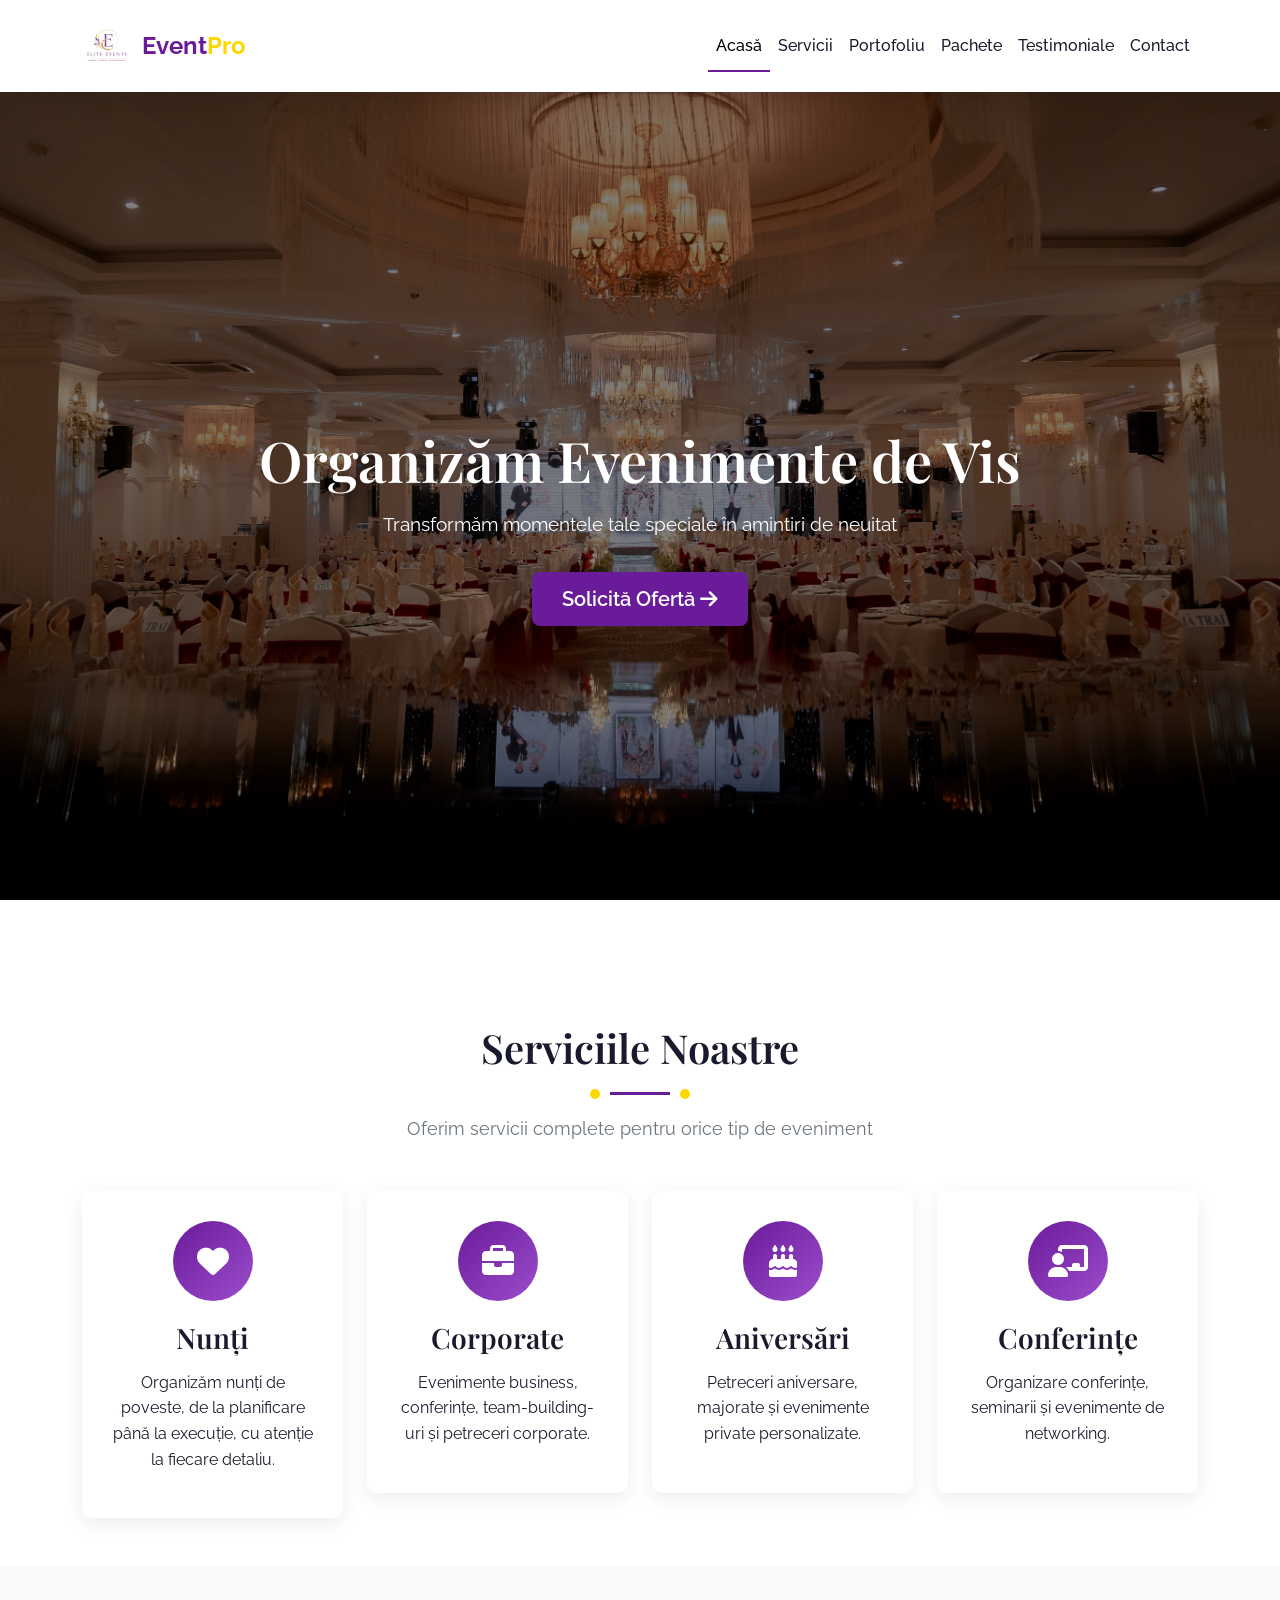
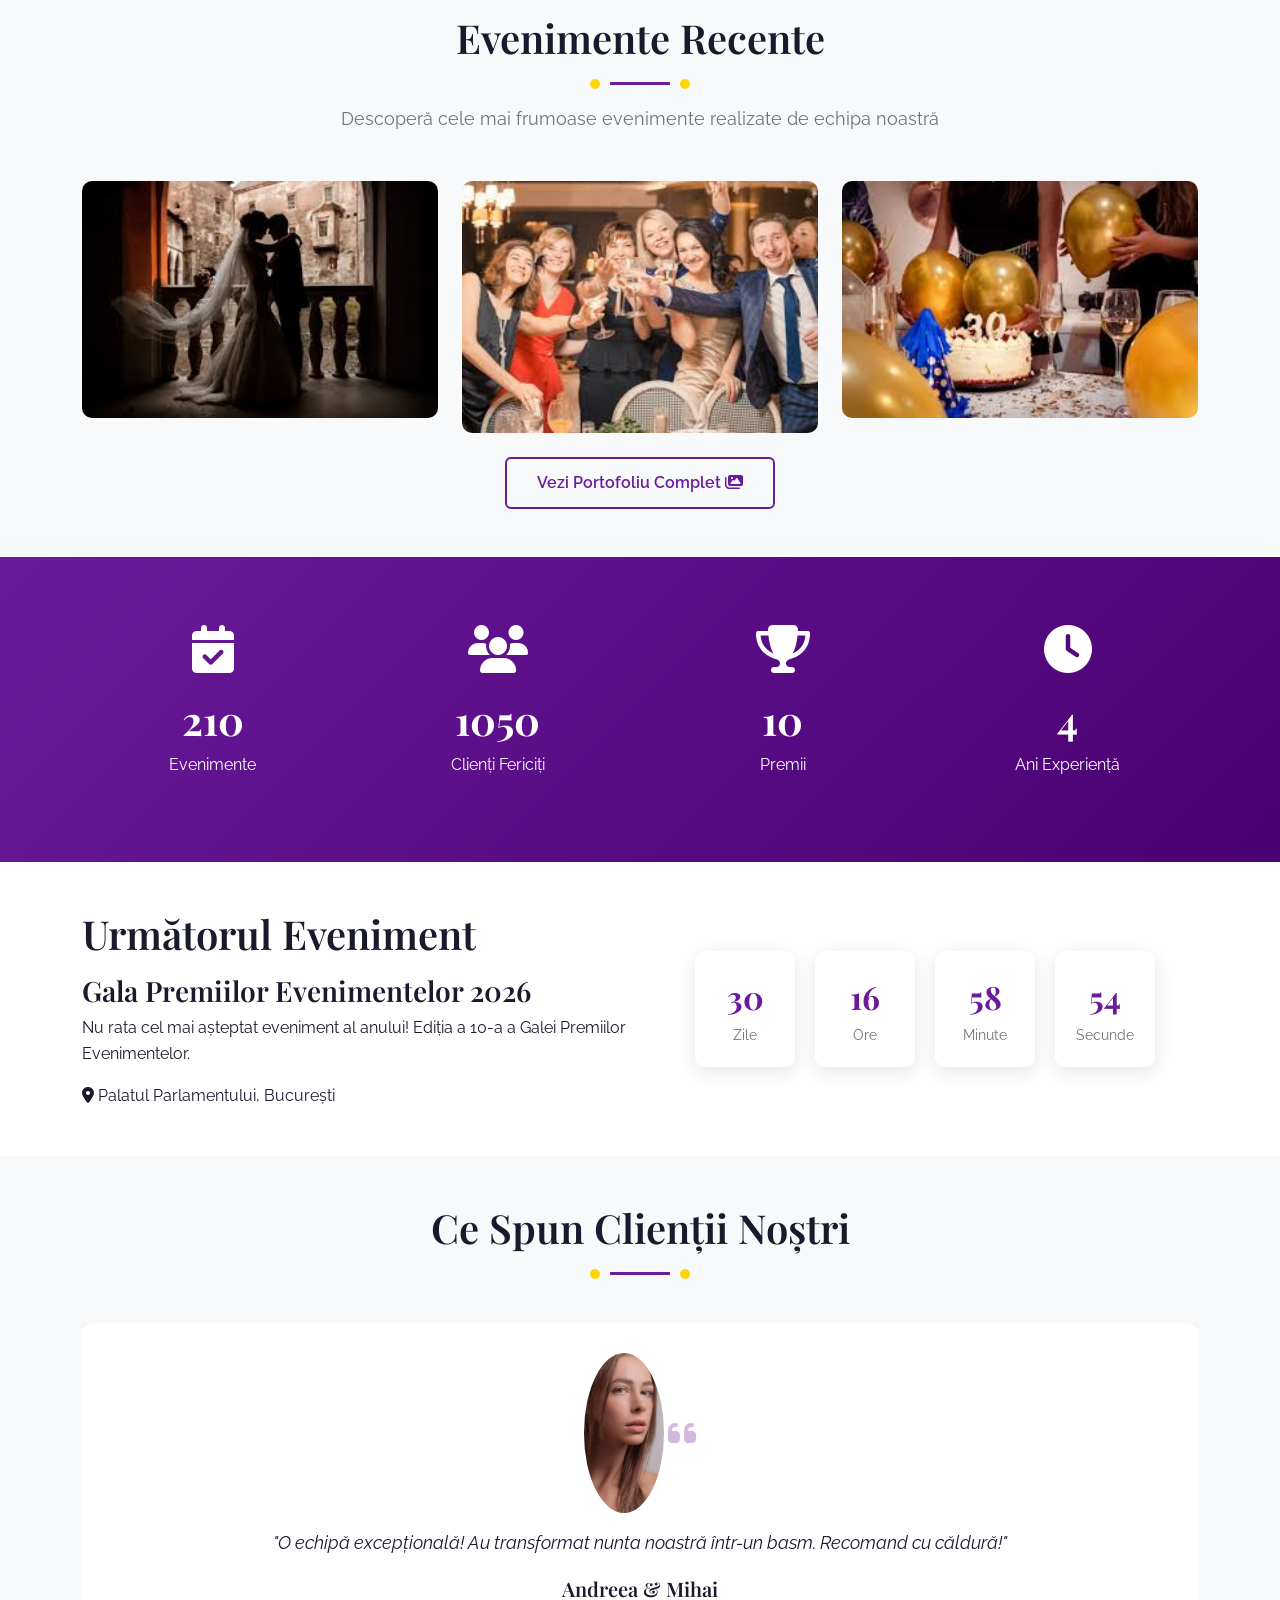
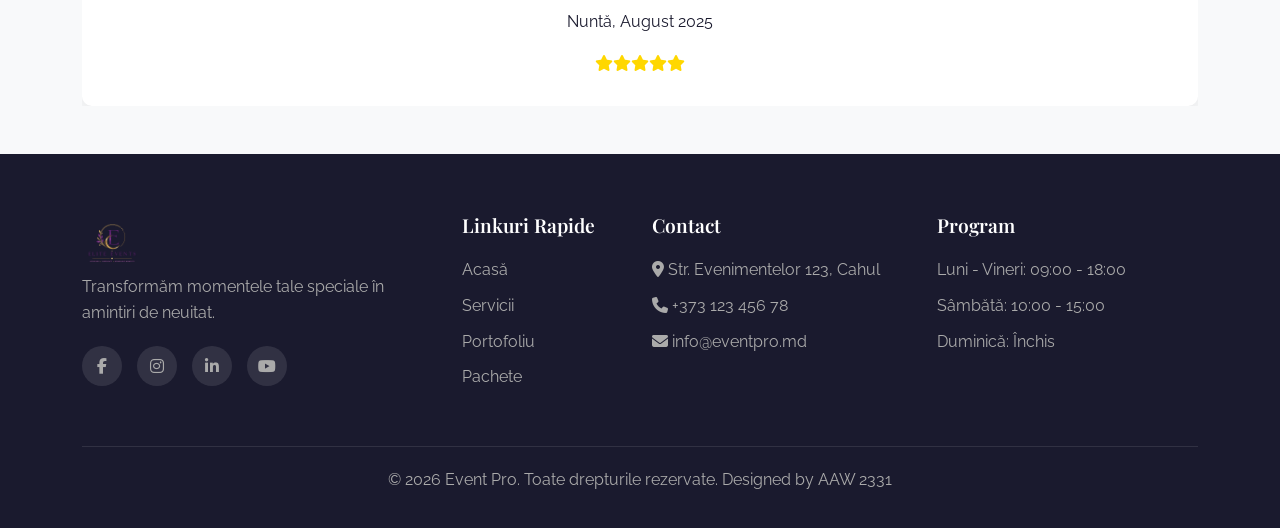
<file: index.html>
<!DOCTYPE html>
<html lang="ro">
<head>
    <meta charset="UTF-8">
    <meta name="viewport" content="width=device-width, initial-scale=1.0">
    <title>Event Pro | Organizare Evenimente Premium</title>
    <meta name="description" content="Event Pro - organizare evenimente de vis. Nunți, corporate, aniversări și conferințe la cel mai înalt nivel.">
    
    <link href="https://cdn.jsdelivr.net/npm/bootstrap@5.3.0/dist/css/bootstrap.min.css" rel="stylesheet">
    <link rel="stylesheet" href="https://cdnjs.cloudflare.com/ajax/libs/font-awesome/6.4.0/css/all.min.css">
    <link href="https://fonts.googleapis.com/css2?family=Playfair+Display:wght@400;500;600;700;800;900&family=Raleway:wght@300;400;500;600;700&display=swap" rel="stylesheet">
    <link rel="stylesheet" href="css/style.css">
    <link rel="icon" href="favicon.ico">
</head>
<body>

    <!-- Navigation Bar -->
    <nav class="navbar navbar-expand-lg fixed-top">
        <div class="container">
            <a class="navbar-brand" href="index.html">
                <img src="img/hero/EventPro.png" alt="Event Pro Logo" height="50">
                <span class="brand-text">Event<span class="accent">Pro</span></span>
            </a>
            <button class="navbar-toggler" type="button" data-bs-toggle="collapse" data-bs-target="#navbarNav">
                <span class="navbar-toggler-icon"></span>
            </button>
            <div class="collapse navbar-collapse" id="navbarNav">
                <ul class="navbar-nav ms-auto">
                    <li class="nav-item"><a class="nav-link active" href="index.html">Acasă</a></li>
                    <li class="nav-item"><a class="nav-link" href="services.html">Servicii</a></li>
                    <li class="nav-item"><a class="nav-link" href="portfolio.html">Portofoliu</a></li>
                    <li class="nav-item"><a class="nav-link" href="packages.html">Pachete</a></li>
                    <li class="nav-item"><a class="nav-link" href="testimonials.html">Testimoniale</a></li>
                    <li class="nav-item"><a class="nav-link" href="contact.html">Contact</a></li>
                </ul>
            </div>
        </div>
    </nav>

    <!-- Hero Section -->
    <section class="hero">
        <div class="hero-overlay"></div>
        <div class="container hero-content">
            <h1>Organizăm Evenimente de Vis</h1>
            <p>Transformăm momentele tale speciale în amintiri de neuitat</p>
            <a href="contact.html" class="btn btn-primary btn-lg">Solicită Ofertă <i class="fas fa-arrow-right"></i></a>
        </div>
    </section>

    <!-- Services Section -->
    <section class="services py-5">
        <div class="container">
            <div class="text-center mb-5">
                <h2>Serviciile Noastre</h2>
                <div class="divider"></div>
                <p class="section-subtitle">Oferim servicii complete pentru orice tip de eveniment</p>
            </div>
            <div class="row g-4">
                <div class="col-md-6 col-lg-3">
                    <div class="service-card">
                        <div class="service-icon">
                            <i class="fas fa-heart"></i>
                        </div>
                        <h3>Nunți</h3>
                        <p>Organizăm nunți de poveste, de la planificare până la execuție, cu atenție la fiecare detaliu.</p>
                    </div>
                </div>
                <div class="col-md-6 col-lg-3">
                    <div class="service-card">
                        <div class="service-icon">
                            <i class="fas fa-briefcase"></i>
                        </div>
                        <h3>Corporate</h3>
                        <p>Evenimente business, conferințe, team-building-uri și petreceri corporate.</p>
                    </div>
                </div>
                <div class="col-md-6 col-lg-3">
                    <div class="service-card">
                        <div class="service-icon">
                            <i class="fas fa-birthday-cake"></i>
                        </div>
                        <h3>Aniversări</h3>
                        <p>Petreceri aniversare, majorate și evenimente private personalizate.</p>
                    </div>
                </div>
                <div class="col-md-6 col-lg-3">
                    <div class="service-card">
                        <div class="service-icon">
                            <i class="fas fa-chalkboard-user"></i>
                        </div>
                        <h3>Conferințe</h3>
                        <p>Organizare conferințe, seminarii și evenimente de networking.</p>
                    </div>
                </div>
            </div>
        </div>
    </section>

    <!-- Portfolio Section -->
    <section class="portfolio-preview py-5 bg-light">
        <div class="container">
            <div class="text-center mb-5">
                <h2>Evenimente Recente</h2>
                <div class="divider"></div>
                <p class="section-subtitle">Descoperă cele mai frumoase evenimente realizate de echipa noastră</p>
            </div>
            <div class="row g-4">
                <div class="col-md-4">
                    <div class="portfolio-card">
                        <img src="img/hero/services/portfolio/team/events/Nunta.jpg" alt="Nuntă de vis" class="img-fluid">
                        <div class="portfolio-overlay">
                            <h4>Nuntă Regală</h4>
                            <p>150 invitați · Castel</p>
                        </div>
                    </div>
                </div>
                <div class="col-md-4">
                    <div class="portfolio-card">
                        <img src="img/hero/services/portfolio/team/events/Corporat.jpg" alt="Conferință corporate" class="img-fluid">
                        <div class="portfolio-overlay">
                            <h4>Gala Corporate</h4>
                            <p>300 invitați · Hotel 5*</p>
                        </div>
                    </div>
                </div>
                <div class="col-md-4">
                    <div class="portfolio-card">
                        <img src="img/hero/services/portfolio/team/events/Aniversare.jpg" class="img-fluid">
                        <div class="portfolio-overlay">
                            <h4>Majorat de Vis</h4>
                            <p>80 invitați · Restaurant</p>
                        </div>
                    </div>
                </div>
            </div>
            <div class="text-center mt-4">
                <a href="portfolio.html" class="btn btn-outline-primary">Vezi Portofoliu Complet <i class="fas fa-images"></i></a>
            </div>
        </div>
    </section>

    <!-- Counter Section -->
    <section class="counters py-5">
        <div class="container">
            <div class="row g-4 text-center">
                <div class="col-md-3 col-6">
                    <div class="counter-box">
                        <i class="fas fa-calendar-check"></i>
                        <div class="counter-number" data-target="500">0</div>
                        <p>Evenimente</p>
                    </div>
                </div>
                <div class="col-md-3 col-6">
                    <div class="counter-box">
                        <i class="fas fa-users"></i>
                        <div class="counter-number" data-target="2500">0</div>
                        <p>Clienți Fericiți</p>
                    </div>
                </div>
                <div class="col-md-3 col-6">
                    <div class="counter-box">
                        <i class="fas fa-trophy"></i>
                        <div class="counter-number" data-target="25">0</div>
                        <p>Premii</p>
                    </div>
                </div>
                <div class="col-md-3 col-6">
                    <div class="counter-box">
                        <i class="fas fa-clock"></i>
                        <div class="counter-number" data-target="10">0</div>
                        <p>Ani Experiență</p>
                    </div>
                </div>
            </div>
        </div>
    </section>

    <!-- Countdown Section -->
    <section class="countdown-section py-5">
        <div class="container">
            <div class="row align-items-center">
                <div class="col-lg-6">
                    <h2>Următorul Eveniment</h2>
                    <h3>Gala Premiilor Evenimentelor 2026</h3>
                    <p>Nu rata cel mai așteptat eveniment al anului! Ediția a 10-a a Galei Premiilor Evenimentelor.</p>
                    <div class="location-info">
                        <i class="fas fa-map-marker-alt"></i> Palatul Parlamentului, București
                    </div>
                </div>
                <div class="col-lg-6">
                    <div id="countdown" class="countdown-timer">
                        <div class="countdown-item"><span id="days">00</span><span>Zile</span></div>
                        <div class="countdown-item"><span id="hours">00</span><span>Ore</span></div>
                        <div class="countdown-item"><span id="minutes">00</span><span>Minute</span></div>
                        <div class="countdown-item"><span id="seconds">00</span><span>Secunde</span></div>
                    </div>
                </div>
            </div>
        </div>
    </section>

    <!-- Testimonials Slider -->
    <section class="testimonials-slider py-5 bg-light">
        <div class="container">
            <div class="text-center mb-5">
                <h2>Ce Spun Clienții Noștri</h2>
                <div class="divider"></div>
            </div>
            <div id="testimonialCarousel" class="carousel slide" data-bs-ride="carousel">
                <div class="carousel-inner">
                    <div class="carousel-item active">
                        <div class="testimonial-card text-center">
                            <img src="img/hero/services/portfolio/Clienta1.jpg" alt="Client" class="rounded-circle mb-3" width="80">
                            <i class="fas fa-quote-left quote-icon"></i>
                            <p class="testimonial-text">"O echipă excepțională! Au transformat nunta noastră într-un basm. Recomand cu căldură!"</p>
                            <h5>Andreea & Mihai</h5>
                            <p class="event-type">Nuntă, August 2025</p>
                            <div class="rating">
                                <i class="fas fa-star"></i><i class="fas fa-star"></i><i class="fas fa-star"></i><i class="fas fa-star"></i><i class="fas fa-star"></i>
                            </div>
                        </div>
                    </div>
                    <div class="carousel-item">
                        <div class="testimonial-card text-center">
                            <img src="img/hero/services/portfolio/Clienta2.jpg" alt="Client" class="rounded-circle mb-3" width="80">
                            <i class="fas fa-quote-left quote-icon"></i>
                            <p class="testimonial-text">"Profesionalism și creativitate! Conferința noastră a fost un succes total."</p>
                            <h5>Maria Popescu</h5>
                            <p class="event-type">Conferință, Octombrie 2025</p>
                            <div class="rating">
                                <i class="fas fa-star"></i><i class="fas fa-star"></i><i class="fas fa-star"></i><i class="fas fa-star"></i><i class="fas fa-star"></i>
                            </div>
                        </div>
                    </div>
                </div>
                <button class="carousel-control-prev" type="button" data-bs-target="#testimonialCarousel" data-bs-slide="prev">
                    <span class="carousel-control-prev-icon"></span>
                </button>
                <button class="carousel-control-next" type="button" data-bs-target="#testimonialCarousel" data-bs-slide="next">
                    <span class="carousel-control-next-icon"></span>
                </button>
            </div>
        </div>
    </section>

    <!-- Footer -->
    <footer class="footer">
        <div class="container">
            <div class="row g-4">
                <div class="col-lg-4">
                    <div class="footer-logo">
                        <img src="img/hero/EventPro.png" alt="Event Pro" height="60">
                        <p>Transformăm momentele tale speciale în amintiri de neuitat.</p>
                    </div>
                    <div class="social-links">
                        <a href="#"><i class="fab fa-facebook-f"></i></a>
                        <a href="#"><i class="fab fa-instagram"></i></a>
                        <a href="#"><i class="fab fa-linkedin-in"></i></a>
                        <a href="#"><i class="fab fa-youtube"></i></a>
                    </div>
                </div>
                <div class="col-lg-2">
                    <h4>Linkuri Rapide</h4>
                    <ul>
                        <li><a href="index.html">Acasă</a></li>
                        <li><a href="services.html">Servicii</a></li>
                        <li><a href="portfolio.html">Portofoliu</a></li>
                        <li><a href="packages.html">Pachete</a></li>
                    </ul>
                </div>
                <div class="col-lg-3">
                    <h4>Contact</h4>
                    <ul class="contact-info">
                        <li><i class="fas fa-map-marker-alt"></i> Str. Evenimentelor 123, Cahul</li>
                        <li><i class="fas fa-phone"></i> +373 123 456 78</li>
                        <li><i class="fas fa-envelope"></i> info@eventpro.md</li>
                    </ul>
                </div>
                <div class="col-lg-3">
                    <h4>Program</h4>
                    <ul>
                        <li>Luni - Vineri: 09:00 - 18:00</li>
                        <li>Sâmbătă: 10:00 - 15:00</li>
                        <li>Duminică: Închis</li>
                    </ul>
                </div>
            </div>
            <div class="footer-bottom">
                <p>&copy; 2026 Event Pro. Toate drepturile rezervate. Designed by AAW 2331</p>
            </div>
        </div>
    </footer>

    <!-- Back to Top Button -->
    <button id="backToTop" class="back-to-top"><i class="fas fa-arrow-up"></i></button>

    <!-- Scripts -->
    <script src="https://cdn.jsdelivr.net/npm/bootstrap@5.3.0/dist/js/bootstrap.bundle.min.js"></script>
    <script src="js/main.js"></script>
    <script src="js/countdown.js"></script>
</body>
</html>
</file>
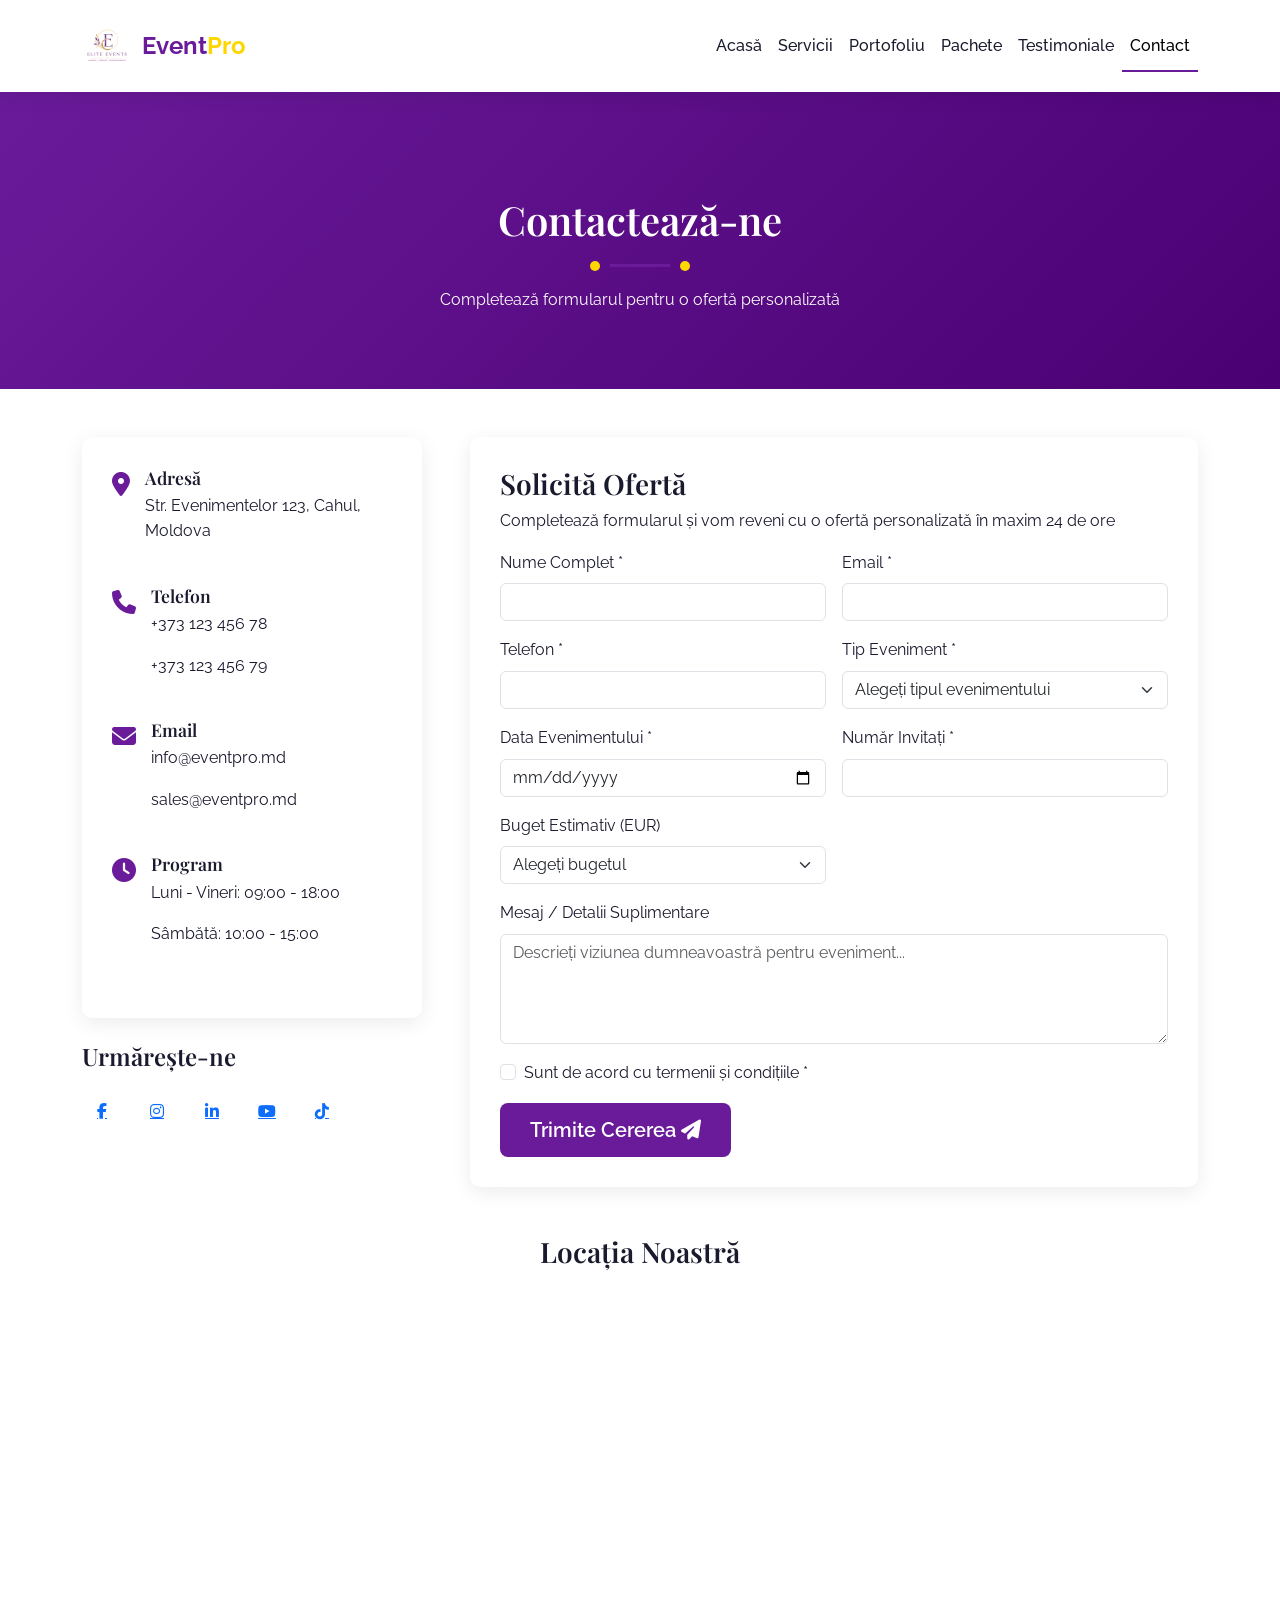
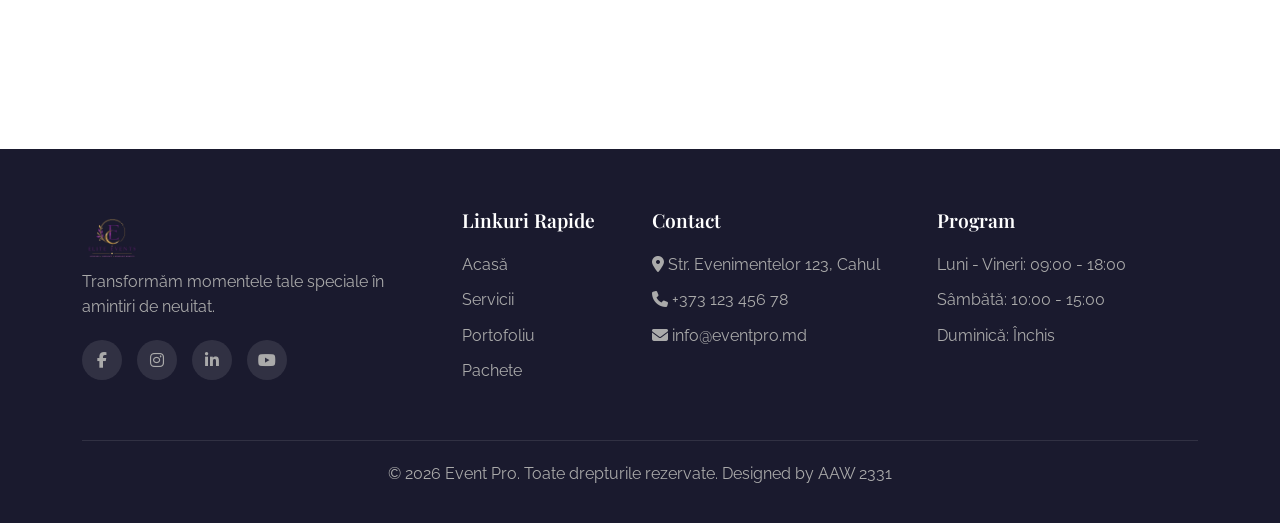
<file: contact.html>
<!DOCTYPE html>
<html lang="ro">
<head>
    <meta charset="UTF-8">
    <meta name="viewport" content="width=device-width, initial-scale=1.0">
    <title>Contact | Event Pro - Solicită Ofertă Eveniment</title>
    <meta name="description" content="Contactează Event Pro pentru o consultație gratuită. Completează formularul pentru o ofertă personalizată pentru evenimentul tău.">
    
    <link href="https://cdn.jsdelivr.net/npm/bootstrap@5.3.0/dist/css/bootstrap.min.css" rel="stylesheet">
    <link rel="stylesheet" href="https://cdnjs.cloudflare.com/ajax/libs/font-awesome/6.4.0/css/all.min.css">
    <link href="https://fonts.googleapis.com/css2?family=Playfair+Display:wght@400;500;600;700;800;900&family=Raleway:wght@300;400;500;600;700&display=swap" rel="stylesheet">
    <link rel="stylesheet" href="css/style.css">
    <link rel="icon" href="favicon.ico">
</head>
<body>

    <nav class="navbar navbar-expand-lg fixed-top">
        <div class="container">
            <a class="navbar-brand" href="index.html">
                <img src="img/hero/EventPro.png" alt="Event Pro Logo" height="50">
                <span class="brand-text">Event<span class="accent">Pro</span></span>
            </a>
            <button class="navbar-toggler" type="button" data-bs-toggle="collapse" data-bs-target="#navbarNav">
                <span class="navbar-toggler-icon"></span>
            </button>
            <div class="collapse navbar-collapse" id="navbarNav">
                <ul class="navbar-nav ms-auto">
                    <li class="nav-item"><a class="nav-link" href="index.html">Acasă</a></li>
                    <li class="nav-item"><a class="nav-link" href="services.html">Servicii</a></li>
                    <li class="nav-item"><a class="nav-link" href="portfolio.html">Portofoliu</a></li>
                    <li class="nav-item"><a class="nav-link" href="packages.html">Pachete</a></li>
                    <li class="nav-item"><a class="nav-link" href="testimonials.html">Testimoniale</a></li>
                    <li class="nav-item"><a class="nav-link active" href="contact.html">Contact</a></li>
                </ul>
            </div>
        </div>
    </nav>

    <section class="page-header">
        <div class="container">
            <h1>Contactează-ne</h1>
            <div class="divider"></div>
            <p>Completează formularul pentru o ofertă personalizată</p>
        </div>
    </section>

    <section class="contact-section py-5">
        <div class="container">
            <div class="row g-5">
                <!-- Contact Info -->
                <div class="col-lg-4">
                    <div class="contact-info-box">
                        <div class="contact-info-item">
                            <i class="fas fa-map-marker-alt"></i>
                            <div>
                                <h4>Adresă</h4>
                                <p>Str. Evenimentelor 123, Cahul, Moldova</p>
                            </div>
                        </div>
                        <div class="contact-info-item">
                            <i class="fas fa-phone"></i>
                            <div>
                                <h4>Telefon</h4>
                                <p>+373 123 456 78</p>
                                <p>+373 123 456 79</p>
                            </div>
                        </div>
                        <div class="contact-info-item">
                            <i class="fas fa-envelope"></i>
                            <div>
                                <h4>Email</h4>
                                <p>info@eventpro.md</p>
                                <p>sales@eventpro.md</p>
                            </div>
                        </div>
                        <div class="contact-info-item">
                            <i class="fas fa-clock"></i>
                            <div>
                                <h4>Program</h4>
                                <p>Luni - Vineri: 09:00 - 18:00</p>
                                <p>Sâmbătă: 10:00 - 15:00</p>
                            </div>
                        </div>
                    </div>

                    <div class="social-media mt-4">
                        <h4>Urmărește-ne</h4>
                        <div class="social-links">
                            <a href="#"><i class="fab fa-facebook-f"></i></a>
                            <a href="#"><i class="fab fa-instagram"></i></a>
                            <a href="#"><i class="fab fa-linkedin-in"></i></a>
                            <a href="#"><i class="fab fa-youtube"></i></a>
                            <a href="#"><i class="fab fa-tiktok"></i></a>
                        </div>
                    </div>
                </div>

                <!-- Contact Form -->
                <div class="col-lg-8">
                    <div class="contact-form-card">
                        <h3>Solicită Ofertă</h3>
                        <p>Completează formularul și vom reveni cu o ofertă personalizată în maxim 24 de ore</p>
                        
                        <form id="quoteForm">
                            <div class="row g-3">
                                <div class="col-md-6">
                                    <label class="form-label">Nume Complet *</label>
                                    <input type="text" class="form-control" id="name" required>
                                    <div class="invalid-feedback">Vă rugăm să introduceți numele dumneavoastră</div>
                                </div>
                                <div class="col-md-6">
                                    <label class="form-label">Email *</label>
                                    <input type="email" class="form-control" id="email" required>
                                    <div class="invalid-feedback">Vă rugăm să introduceți o adresă de email validă</div>
                                </div>
                                <div class="col-md-6">
                                    <label class="form-label">Telefon *</label>
                                    <input type="tel" class="form-control" id="phone" required>
                                    <div class="invalid-feedback">Vă rugăm să introduceți numărul de telefon</div>
                                </div>
                                <div class="col-md-6">
                                    <label class="form-label">Tip Eveniment *</label>
                                    <select class="form-select" id="eventType" required>
                                        <option value="">Alegeți tipul evenimentului</option>
                                        <option value="wedding">Nuntă</option>
                                        <option value="corporate">Eveniment Corporate</option>
                                        <option value="birthday">Aniversare / Majorat</option>
                                        <option value="conference">Conferință</option>
                                        <option value="other">Alt eveniment</option>
                                    </select>
                                    <div class="invalid-feedback">Selectați tipul evenimentului</div>
                                </div>
                                <div class="col-md-6">
                                    <label class="form-label">Data Evenimentului *</label>
                                    <input type="date" class="form-control" id="eventDate" required>
                                    <div class="invalid-feedback">Selectați data evenimentului</div>
                                </div>
                                <div class="col-md-6">
                                    <label class="form-label">Număr Invitați *</label>
                                    <input type="number" class="form-control" id="guests" min="1" required>
                                    <div class="invalid-feedback">Introduceți numărul estimativ de invitați</div>
                                </div>
                                <div class="col-md-6">
                                    <label class="form-label">Buget Estimativ (EUR)</label>
                                    <select class="form-select" id="budget">
                                        <option value="">Alegeți bugetul</option>
                                        <option value="<5000">< €5,000</option>
                                        <option value="5000-10000">€5,000 - €10,000</option>
                                        <option value="10000-20000">€10,000 - €20,000</option>
                                        <option value=">20000">> €20,000</option>
                                    </select>
                                </div>
                                <div class="col-12">
                                    <label class="form-label">Mesaj / Detalii Suplimentare</label>
                                    <textarea class="form-control" id="message" rows="4" placeholder="Descrieți viziunea dumneavoastră pentru eveniment..."></textarea>
                                </div>
                                <div class="col-12">
                                    <div class="form-check">
                                        <input class="form-check-input" type="checkbox" id="terms" required>
                                        <label class="form-check-label">
                                            Sunt de acord cu termenii și condițiile *
                                        </label>
                                        <div class="invalid-feedback">Trebuie să acceptați termenii și condițiile</div>
                                    </div>
                                </div>
                                <div class="col-12">
                                    <button type="submit" class="btn btn-primary btn-lg">Trimite Cererea <i class="fas fa-paper-plane"></i></button>
                                </div>
                            </div>
                        </form>
                        
                        <div id="formSuccess" class="alert alert-success mt-3 d-none">
                            <i class="fas fa-check-circle"></i> Cererea a fost trimisă cu succes! Vom reveni în curând.
                        </div>
                    </div>
                </div>
            </div>

            <!-- Interactive Map -->
            <div class="map-section mt-5">
                <h3 class="text-center mb-4">Locația Noastră</h3>
                <div class="map-container">
                    <iframe 
                        src="https://www.google.com/maps/embed?pb=!1m18!1m12!1m3!1d2765.927327851636!2d28.199524315864044!3d45.904783979106414!2m3!1f0!2f0!3f0!3m2!1i1024!2i768!4f13.1!3m3!1m2!1s0x40b6b1f3a5b1f2f3%3A0x8b2c5a7e1d9f8b3e!2sCahul%2C%20Moldova!5e0!3m2!1sen!2s!4v1700000000000!5m2!1sen!2s" 
                        width="100%" 
                        height="400" 
                        style="border:0;" 
                        allowfullscreen="" 
                        loading="lazy">
                    </iframe>
                </div>
            </div>
        </div>
    </section>

    <footer class="footer">
        <div class="container">
            <div class="row g-4">
                <div class="col-lg-4">
                    <div class="footer-logo">
                        <img src="img/hero/EventPro.png" alt="Event Pro" height="60">
                        <p>Transformăm momentele tale speciale în amintiri de neuitat.</p>
                    </div>
                    <div class="social-links">
                        <a href="#"><i class="fab fa-facebook-f"></i></a>
                        <a href="#"><i class="fab fa-instagram"></i></a>
                        <a href="#"><i class="fab fa-linkedin-in"></i></a>
                        <a href="#"><i class="fab fa-youtube"></i></a>
                    </div>
                </div>
                <div class="col-lg-2">
                    <h4>Linkuri Rapide</h4>
                    <ul>
                        <li><a href="index.html">Acasă</a></li>
                        <li><a href="services.html">Servicii</a></li>
                        <li><a href="portfolio.html">Portofoliu</a></li>
                        <li><a href="packages.html">Pachete</a></li>
                    </ul>
                </div>
                <div class="col-lg-3">
                    <h4>Contact</h4>
                    <ul class="contact-info">
                        <li><i class="fas fa-map-marker-alt"></i> Str. Evenimentelor 123, Cahul</li>
                        <li><i class="fas fa-phone"></i> +373 123 456 78</li>
                        <li><i class="fas fa-envelope"></i> info@eventpro.md</li>
                    </ul>
                </div>
                <div class="col-lg-3">
                    <h4>Program</h4>
                    <ul>
                        <li>Luni - Vineri: 09:00 - 18:00</li>
                        <li>Sâmbătă: 10:00 - 15:00</li>
                        <li>Duminică: Închis</li>
                    </ul>
                </div>
            </div>
            <div class="footer-bottom">
                <p>&copy; 2026 Event Pro. Toate drepturile rezervate. Designed by AAW 2331</p>
            </div>
        </div>
    </footer>

    <button id="backToTop" class="back-to-top"><i class="fas fa-arrow-up"></i></button>

    <script src="https://cdn.jsdelivr.net/npm/bootstrap@5.3.0/dist/js/bootstrap.bundle.min.js"></script>
    <script src="js/main.js"></script>
    <script src="js/validation.js"></script>
</body>
</html>
</file>
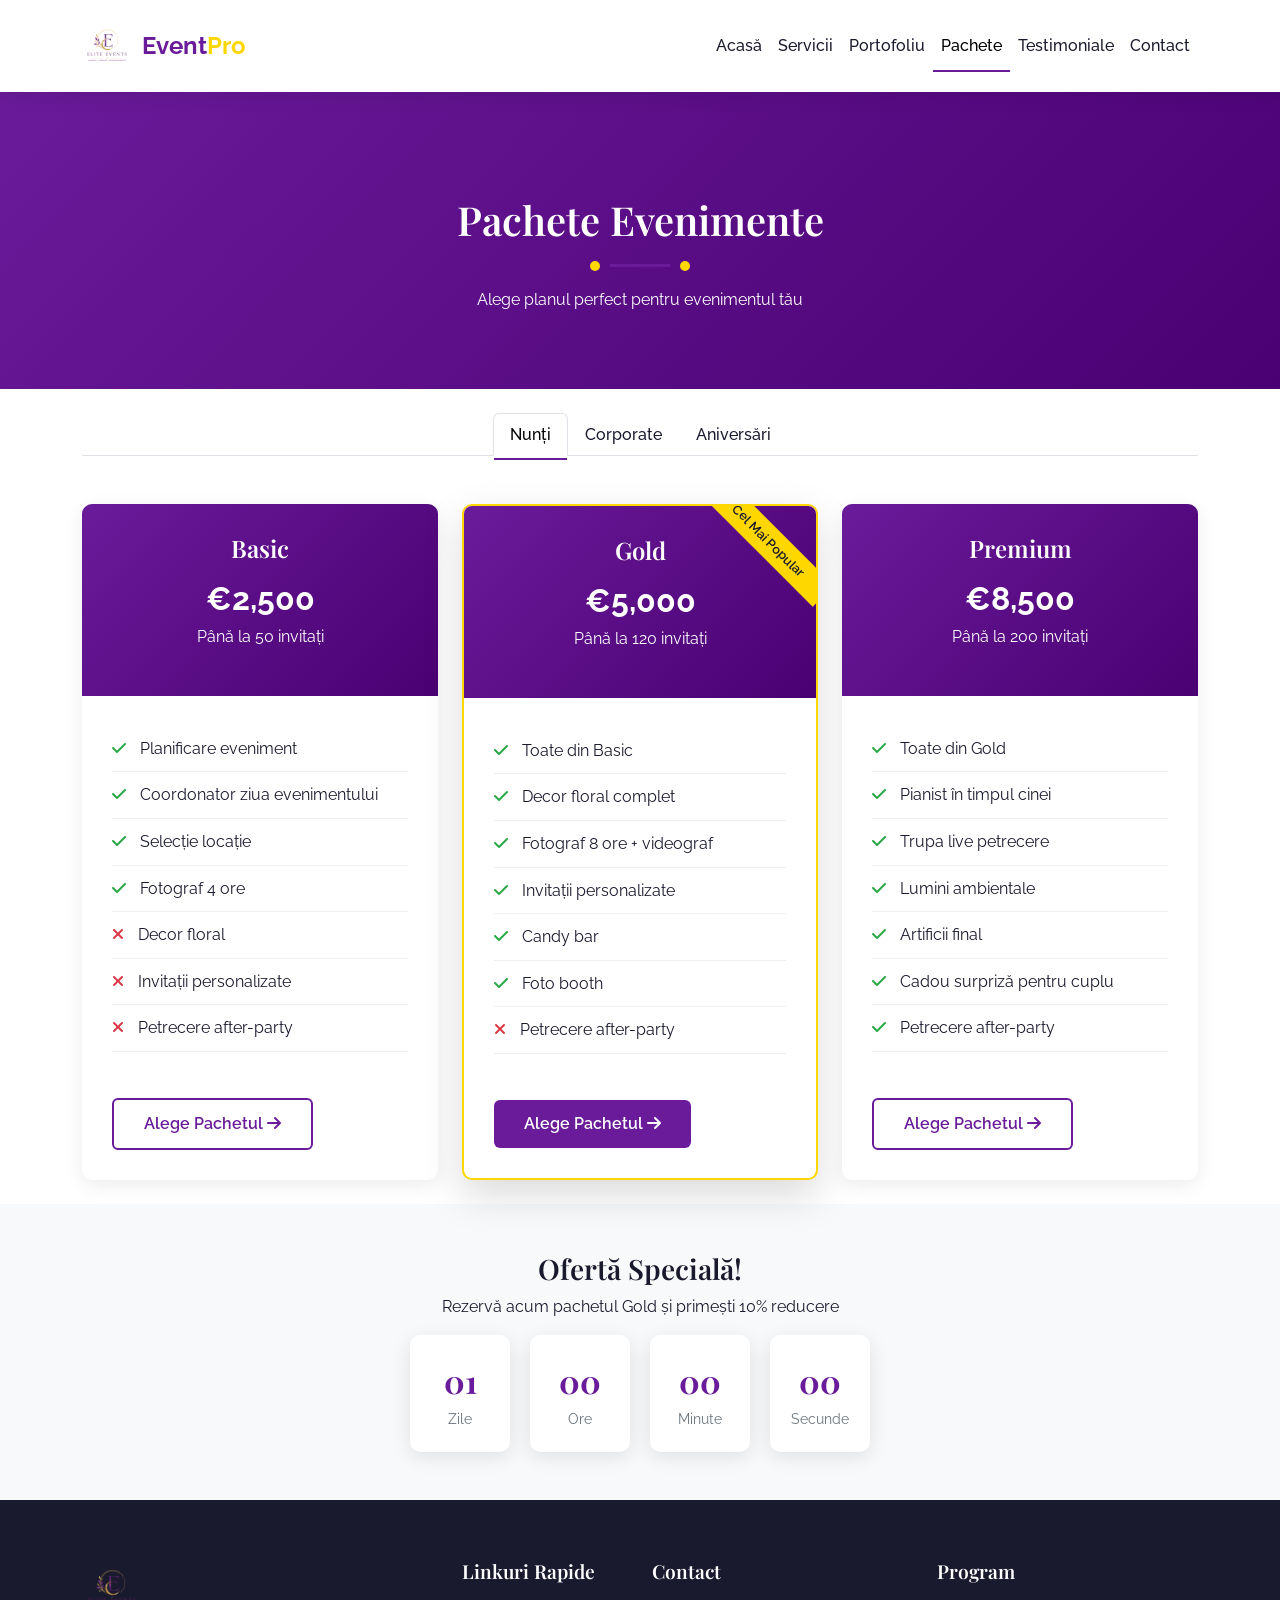
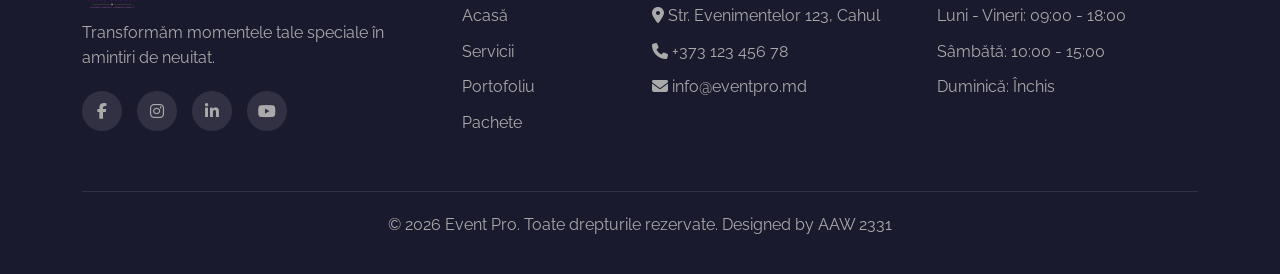
<file: packages.html>
<!DOCTYPE html>
<html lang="ro">
<head>
    <meta charset="UTF-8">
    <meta name="viewport" content="width=device-width, initial-scale=1.0">
    <title>Pachete Evenimente | Event Pro - Planuri și Prețuri</title>
    <meta name="description" content="Alege pachetul perfect pentru evenimentul tău: Basic, Gold sau Premium. Prețuri competitive și servicii complete pentru orice tip de eveniment.">
    
    <link href="https://cdn.jsdelivr.net/npm/bootstrap@5.3.0/dist/css/bootstrap.min.css" rel="stylesheet">
    <link rel="stylesheet" href="https://cdnjs.cloudflare.com/ajax/libs/font-awesome/6.4.0/css/all.min.css">
    <link href="https://fonts.googleapis.com/css2?family=Playfair+Display:wght@400;500;600;700;800;900&family=Raleway:wght@300;400;500;600;700&display=swap" rel="stylesheet">
    <link rel="stylesheet" href="css/style.css">
    <link rel="icon" href="favicon.ico">
</head>
<body>

    <nav class="navbar navbar-expand-lg fixed-top">
        <div class="container">
            <a class="navbar-brand" href="index.html">
                <img src="img/hero/EventPro.png" alt="Event Pro Logo" height="50">
                <span class="brand-text">Event<span class="accent">Pro</span></span>
            </a>
            <button class="navbar-toggler" type="button" data-bs-toggle="collapse" data-bs-target="#navbarNav">
                <span class="navbar-toggler-icon"></span>
            </button>
            <div class="collapse navbar-collapse" id="navbarNav">
                <ul class="navbar-nav ms-auto">
                    <li class="nav-item"><a class="nav-link" href="index.html">Acasă</a></li>
                    <li class="nav-item"><a class="nav-link" href="services.html">Servicii</a></li>
                    <li class="nav-item"><a class="nav-link" href="portfolio.html">Portofoliu</a></li>
                    <li class="nav-item"><a class="nav-link active" href="packages.html">Pachete</a></li>
                    <li class="nav-item"><a class="nav-link" href="testimonials.html">Testimoniale</a></li>
                    <li class="nav-item"><a class="nav-link" href="contact.html">Contact</a></li>
                </ul>
            </div>
        </div>
    </nav>

    <section class="page-header">
        <div class="container">
            <h1>Pachete Evenimente</h1>
            <div class="divider"></div>
            <p>Alege planul perfect pentru evenimentul tău</p>
        </div>
    </section>

    <!-- Tabs for Packages -->
    <section class="packages-tabs py-4">
        <div class="container">
            <ul class="nav nav-tabs justify-content-center" id="packageTab" role="tablist">
                <li class="nav-item" role="presentation">
                    <button class="nav-link active" data-bs-toggle="tab" data-bs-target="#wedding" type="button">Nunți</button>
                </li>
                <li class="nav-item" role="presentation">
                    <button class="nav-link" data-bs-toggle="tab" data-bs-target="#corporate" type="button">Corporate</button>
                </li>
                <li class="nav-item" role="presentation">
                    <button class="nav-link" data-bs-toggle="tab" data-bs-target="#birthday" type="button">Aniversări</button>
                </li>
            </ul>
        </div>
    </section>

    <div class="tab-content" id="packageTabContent">
        <!-- Wedding Packages -->
        <div class="tab-pane fade show active" id="wedding">
            <div class="container py-4">
                <div class="row g-4">
                    <div class="col-lg-4">
                        <div class="package-card">
                            <div class="package-header">
                                <h3>Basic</h3>
                                <div class="price">€2,500</div>
                                <p>Până la 50 invitați</p>
                            </div>
                            <div class="package-body">
                                <ul>
                                    <li><i class="fas fa-check"></i> Planificare eveniment</li>
                                    <li><i class="fas fa-check"></i> Coordonator ziua evenimentului</li>
                                    <li><i class="fas fa-check"></i> Selecție locație</li>
                                    <li><i class="fas fa-check"></i> Fotograf 4 ore</li>
                                    <li><i class="fas fa-times"></i> Decor floral</li>
                                    <li><i class="fas fa-times"></i> Invitații personalizate</li>
                                    <li><i class="fas fa-times"></i> Petrecere after-party</li>
                                </ul>
                            </div>
                            <div class="package-footer">
                                <a href="contact.html" class="btn btn-outline-primary">Alege Pachetul <i class="fas fa-arrow-right"></i></a>
                            </div>
                        </div>
                    </div>

                    <div class="col-lg-4">
                        <div class="package-card featured">
                            <div class="popular-badge">Cel Mai Popular</div>
                            <div class="package-header">
                                <h3>Gold</h3>
                                <div class="price">€5,000</div>
                                <p>Până la 120 invitați</p>
                            </div>
                            <div class="package-body">
                                <ul>
                                    <li><i class="fas fa-check"></i> Toate din Basic</li>
                                    <li><i class="fas fa-check"></i> Decor floral complet</li>
                                    <li><i class="fas fa-check"></i> Fotograf 8 ore + videograf</li>
                                    <li><i class="fas fa-check"></i> Invitații personalizate</li>
                                    <li><i class="fas fa-check"></i> Candy bar</li>
                                    <li><i class="fas fa-check"></i> Foto booth</li>
                                    <li><i class="fas fa-times"></i> Petrecere after-party</li>
                                </ul>
                            </div>
                            <div class="package-footer">
                                <a href="contact.html" class="btn btn-primary">Alege Pachetul <i class="fas fa-arrow-right"></i></a>
                            </div>
                        </div>
                    </div>

                    <div class="col-lg-4">
                        <div class="package-card">
                            <div class="package-header">
                                <h3>Premium</h3>
                                <div class="price">€8,500</div>
                                <p>Până la 200 invitați</p>
                            </div>
                            <div class="package-body">
                                <ul>
                                    <li><i class="fas fa-check"></i> Toate din Gold</li>
                                    <li><i class="fas fa-check"></i> Pianist în timpul cinei</li>
                                    <li><i class="fas fa-check"></i> Trupa live petrecere</li>
                                    <li><i class="fas fa-check"></i> Lumini ambientale</li>
                                    <li><i class="fas fa-check"></i> Artificii final</li>
                                    <li><i class="fas fa-check"></i> Cadou surpriză pentru cuplu</li>
                                    <li><i class="fas fa-check"></i> Petrecere after-party</li>
                                </ul>
                            </div>
                            <div class="package-footer">
                                <a href="contact.html" class="btn btn-outline-primary">Alege Pachetul <i class="fas fa-arrow-right"></i></a>
                            </div>
                        </div>
                    </div>
                </div>
            </div>
        </div>

        <!-- Corporate Packages -->
        <div class="tab-pane fade" id="corporate">
            <div class="container py-4">
                <div class="row g-4">
                    <div class="col-lg-4">
                        <div class="package-card">
                            <div class="package-header">
                                <h3>Basic Corporate</h3>
                                <div class="price">€3,000</div>
                                <p>Până la 50 persoane</p>
                            </div>
                            <div class="package-body">
                                <ul>
                                    <li><i class="fas fa-check"></i> Închiriere sală conferințe</li>
                                    <li><i class="fas fa-check"></i> Echipamente AV de bază</li>
                                    <li><i class="fas fa-check"></i> Pauză cafea</li>
                                    <li><i class="fas fa-check"></i> Materiale participanți</li>
                                    <li><i class="fas fa-times"></i> Catering prânz</li>
                                    <li><i class="fas fa-times"></i> Înregistrare participanți</li>
                                </ul>
                            </div>
                            <div class="package-footer">
                                <a href="contact.html" class="btn btn-outline-primary">Alege Pachetul</a>
                            </div>
                        </div>
                    </div>
                    <div class="col-lg-4">
                        <div class="package-card featured">
                            <div class="popular-badge">Recomandat</div>
                            <div class="package-header">
                                <h3>Gold Corporate</h3>
                                <div class="price">€5,500</div>
                                <p>Până la 150 persoane</p>
                            </div>
                            <div class="package-body">
                                <ul>
                                    <li><i class="fas fa-check"></i> Toate din Basic</li>
                                    <li><i class="fas fa-check"></i> Catering prânz complet</li>
                                    <li><i class="fas fa-check"></i> Sistem sunet premium</li>
                                    <li><i class="fas fa-check"></i> Foto eveniment</li>
                                    <li><i class="fas fa-check"></i> Coffee break dublu</li>
                                    <li><i class="fas fa-times"></i> Cazare speakeri</li>
                                </ul>
                            </div>
                            <div class="package-footer">
                                <a href="contact.html" class="btn btn-primary">Alege Pachetul</a>
                            </div>
                        </div>
                    </div>
                    <div class="col-lg-4">
                        <div class="package-card">
                            <div class="package-header">
                                <h3>Premium Corporate</h3>
                                <div class="price">€8,500</div>
                                <p>Până la 300 persoane</p>
                            </div>
                            <div class="package-body">
                                <ul>
                                    <li><i class="fas fa-check"></i> Toate din Gold</li>
                                    <li><i class="fas fa-check"></i> Cazare speakeri 5*</li>
                                    <li><i class="fas fa-check"></i> Gala festivă finală</li>
                                    <li><i class="fas fa-check"></i> Echipa eveniment dedicată</li>
                                    <li><i class="fas fa-check"></i> Cadouri participanți</li>
                                </ul>
                            </div>
                            <div class="package-footer">
                                <a href="contact.html" class="btn btn-outline-primary">Alege Pachetul</a>
                            </div>
                        </div>
                    </div>
                </div>
            </div>
        </div>

        <!-- Birthday Packages -->
        <div class="tab-pane fade" id="birthday">
            <div class="container py-4">
                <div class="row g-4">
                    <div class="col-lg-4">
                        <div class="package-card">
                            <div class="package-header">
                                <h3>Basic Party</h3>
                                <div class="price">€1,500</div>
                                <p>Până la 30 invitați</p>
                            </div>
                            <div class="package-body">
                                <ul>
                                    <li><i class="fas fa-check"></i> Decor simplu</li>
                                    <li><i class="fas fa-check"></i> Muzică fundal</li>
                                    <li><i class="fas fa-check"></i> Tort aniversar</li>
                                    <li><i class="fas fa-check"></i> Invitații online</li>
                                    <li><i class="fas fa-times"></i> Fotograf profesionist</li>
                                </ul>
                            </div>
                            <div class="package-footer">
                                <a href="contact.html" class="btn btn-outline-primary">Alege Pachetul</a>
                            </div>
                        </div>
                    </div>
                    <div class="col-lg-4">
                        <div class="package-card featured">
                            <div class="popular-badge">Popular</div>
                            <div class="package-header">
                                <h3>Gold Party</h3>
                                <div class="price">€3,000</div>
                                <p>Până la 80 invitați</p>
                            </div>
                            <div class="package-body">
                                <ul>
                                    <li><i class="fas fa-check"></i> Toate din Basic</li>
                                    <li><i class="fas fa-check"></i> Decor tematic premium</li>
                                    <li><i class="fas fa-check"></i> Fotograf 4 ore</li>
                                    <li><i class="fas fa-check"></i> Foto booth</li>
                                    <li><i class="fas fa-check"></i> Candy bar</li>
                                </ul>
                            </div>
                            <div class="package-footer">
                                <a href="contact.html" class="btn btn-primary">Alege Pachetul</a>
                            </div>
                        </div>
                    </div>
                    <div class="col-lg-4">
                        <div class="package-card">
                            <div class="package-header">
                                <h3>Premium Party</h3>
                                <div class="price">€5,000</div>
                                <p>Până la 150 invitați</p>
                            </div>
                            <div class="package-body">
                                <ul>
                                    <li><i class="fas fa-check"></i> Toate din Gold</li>
                                    <li><i class="fas fa-check"></i> Trupa live</li>
                                    <li><i class="fas fa-check"></i> Lumini spectacol</li>
                                    <li><i class="fas fa-check"></i> Videograf</li>
                                    <li><i class="fas fa-check"></i> Surprize pentru invitați</li>
                                </ul>
                            </div>
                            <div class="package-footer">
                                <a href="contact.html" class="btn btn-outline-primary">Alege Pachetul</a>
                            </div>
                        </div>
                    </div>
                </div>
            </div>
        </div>
    </div>

    <section class="demo-countdown py-5 bg-light">
        <div class="container text-center">
            <h3>Ofertă Specială!</h3>
            <p>Rezervă acum pachetul Gold și primești 10% reducere</p>
            <div id="specialCountdown" class="countdown-timer small-countdown">
                <div class="countdown-item"><span id="offerDays">00</span><span>Zile</span></div>
                <div class="countdown-item"><span id="offerHours">00</span><span>Ore</span></div>
                <div class="countdown-item"><span id="offerMinutes">00</span><span>Minute</span></div>
                <div class="countdown-item"><span id="offerSeconds">00</span><span>Secunde</span></div>
            </div>
        </div>
    </section>

    <footer class="footer">
        <div class="container">
            <div class="row g-4">
                <div class="col-lg-4">
                    <div class="footer-logo">
                        <img src="img/hero/EventPro.png" alt="Event Pro" height="60">
                        <p>Transformăm momentele tale speciale în amintiri de neuitat.</p>
                    </div>
                    <div class="social-links">
                        <a href="#"><i class="fab fa-facebook-f"></i></a>
                        <a href="#"><i class="fab fa-instagram"></i></a>
                        <a href="#"><i class="fab fa-linkedin-in"></i></a>
                        <a href="#"><i class="fab fa-youtube"></i></a>
                    </div>
                </div>
                <div class="col-lg-2">
                    <h4>Linkuri Rapide</h4>
                    <ul>
                        <li><a href="index.html">Acasă</a></li>
                        <li><a href="services.html">Servicii</a></li>
                        <li><a href="portfolio.html">Portofoliu</a></li>
                        <li><a href="packages.html">Pachete</a></li>
                    </ul>
                </div>
                <div class="col-lg-3">
                    <h4>Contact</h4>
                    <ul class="contact-info">
                        <li><i class="fas fa-map-marker-alt"></i> Str. Evenimentelor 123, Cahul</li>
                        <li><i class="fas fa-phone"></i> +373 123 456 78</li>
                        <li><i class="fas fa-envelope"></i> info@eventpro.md</li>
                    </ul>
                </div>
                <div class="col-lg-3">
                    <h4>Program</h4>
                    <ul>
                        <li>Luni - Vineri: 09:00 - 18:00</li>
                        <li>Sâmbătă: 10:00 - 15:00</li>
                        <li>Duminică: Închis</li>
                    </ul>
                </div>
            </div>
            <div class="footer-bottom">
                <p>&copy; 2026 Event Pro. Toate drepturile rezervate. Designed by AAW 2331</p>
            </div>
        </div>
    </footer>

    <button id="backToTop" class="back-to-top"><i class="fas fa-arrow-up"></i></button>

    <script src="https://cdn.jsdelivr.net/npm/bootstrap@5.3.0/dist/js/bootstrap.bundle.min.js"></script>
    <script src="js/main.js"></script>
    <script src="js/countdown.js"></script>
</body>
</html>
</file>
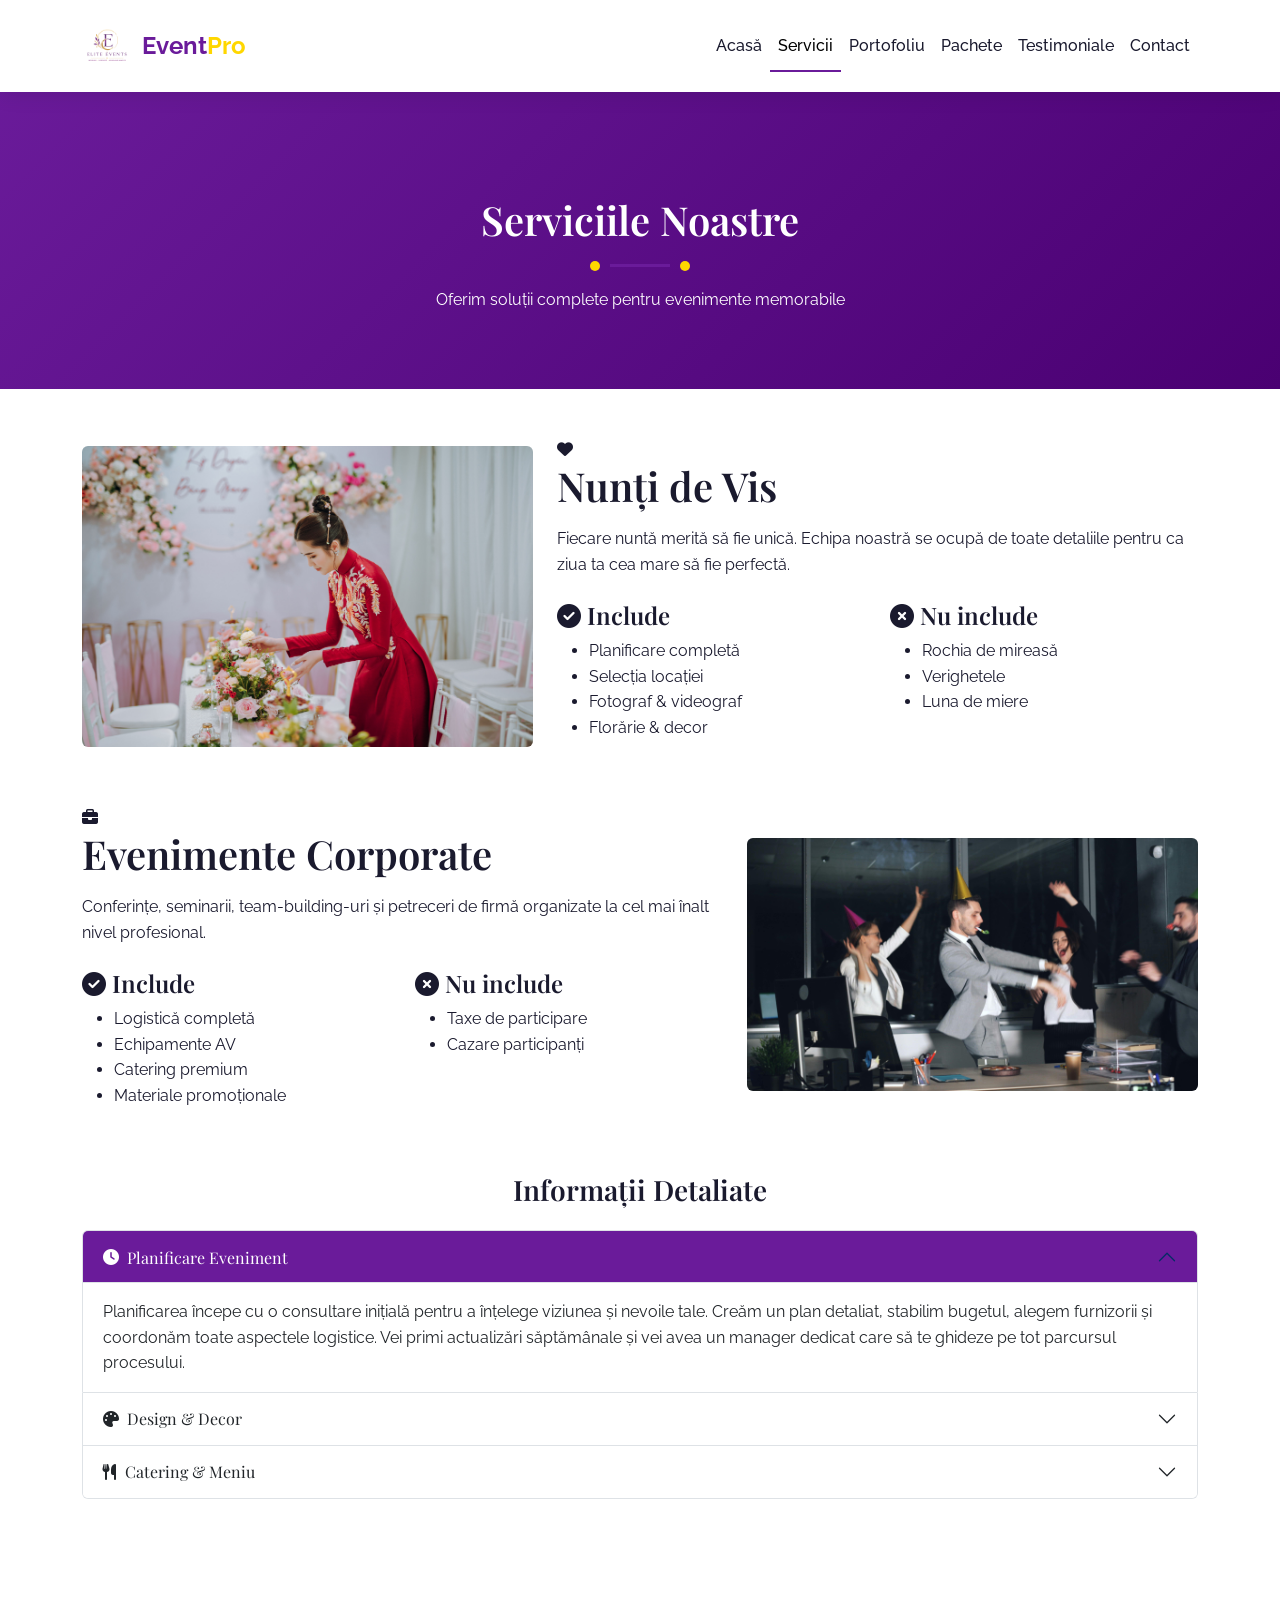
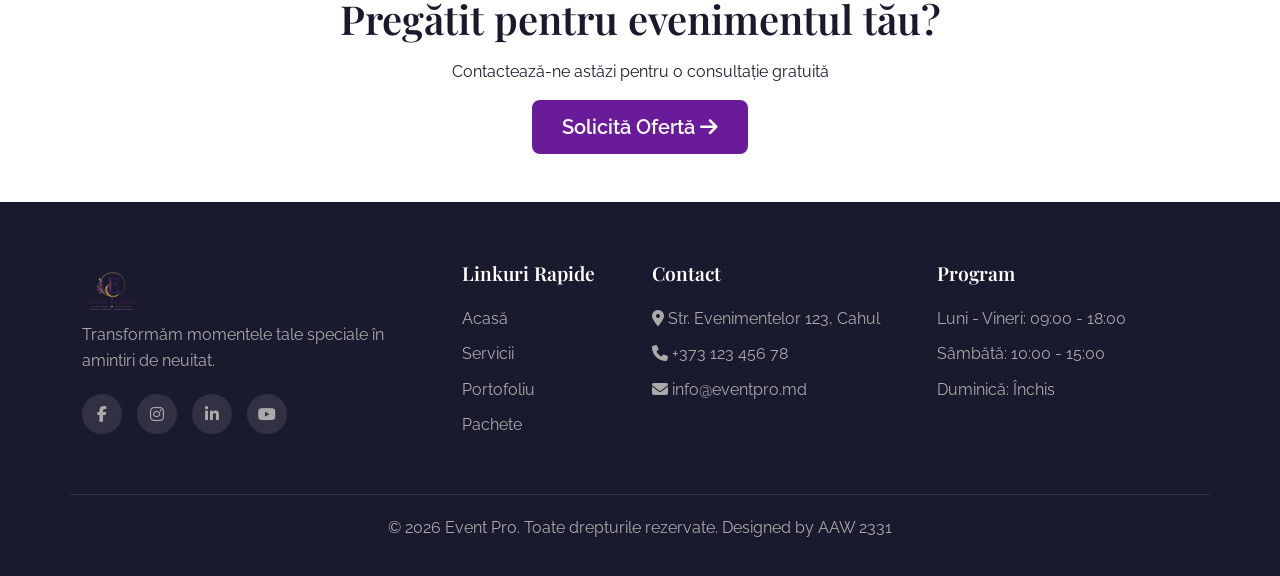
<file: services.html>
<!DOCTYPE html>
<html lang="ro">
<head>
    <meta charset="UTF-8">
    <meta name="viewport" content="width=device-width, initial-scale=1.0">
    <title>Servicii Evenimente | Event Pro - Organizare Evenimente Premium</title>
    <meta name="description" content="Servicii complete de organizare evenimente: nunți, corporate, aniversări, conferințe. Pachete personalizate pentru orice buget.">
    
    <link href="https://cdn.jsdelivr.net/npm/bootstrap@5.3.0/dist/css/bootstrap.min.css" rel="stylesheet">
    <link rel="stylesheet" href="https://cdnjs.cloudflare.com/ajax/libs/font-awesome/6.4.0/css/all.min.css">
    <link href="https://fonts.googleapis.com/css2?family=Playfair+Display:wght@400;500;600;700;800;900&family=Raleway:wght@300;400;500;600;700&display=swap" rel="stylesheet">
    <link rel="stylesheet" href="css/style.css">
    <link rel="icon" href="favicon.ico">
</head>
<body>

    <nav class="navbar navbar-expand-lg fixed-top">
        <div class="container">
            <a class="navbar-brand" href="index.html">
                <img src="img/hero/EventPro.png" alt="Event Pro Logo" height="50">
                <span class="brand-text">Event<span class="accent">Pro</span></span>
            </a>
            <button class="navbar-toggler" type="button" data-bs-toggle="collapse" data-bs-target="#navbarNav">
                <span class="navbar-toggler-icon"></span>
            </button>
            <div class="collapse navbar-collapse" id="navbarNav">
                <ul class="navbar-nav ms-auto">
                    <li class="nav-item"><a class="nav-link" href="index.html">Acasă</a></li>
                    <li class="nav-item"><a class="nav-link active" href="services.html">Servicii</a></li>
                    <li class="nav-item"><a class="nav-link" href="portfolio.html">Portofoliu</a></li>
                    <li class="nav-item"><a class="nav-link" href="packages.html">Pachete</a></li>
                    <li class="nav-item"><a class="nav-link" href="testimonials.html">Testimoniale</a></li>
                    <li class="nav-item"><a class="nav-link" href="contact.html">Contact</a></li>
                </ul>
            </div>
        </div>
    </nav>

    <section class="page-header">
        <div class="container">
            <h1>Serviciile Noastre</h1>
            <div class="divider"></div>
            <p>Oferim soluții complete pentru evenimente memorabile</p>
        </div>
    </section>

    <section class="services-detail py-5">
        <div class="container">
            <!-- Wedding Services -->
            <div class="service-detail-item mb-5">
                <div class="row align-items-center">
                    <div class="col-lg-5">
                        <img src="img/hero/services/portfolio/team/events/Pregatire_nunta.jpg" alt="Organizare Nuntă" class="img-fluid rounded">
                    </div>
                    <div class="col-lg-7">
                        <div class="service-icon-large"><i class="fas fa-heart"></i></div>
                        <h2>Nunți de Vis</h2>
                        <p>Fiecare nuntă merită să fie unică. Echipa noastră se ocupă de toate detaliile pentru ca ziua ta cea mare să fie perfectă.</p>
                        <div class="row mt-4">
                            <div class="col-md-6">
                                <h4><i class="fas fa-check-circle"></i> Include</h4>
                                <ul class="include-list">
                                    <li>Planificare completă</li>
                                    <li>Selecția locației</li>
                                    <li>Fotograf & videograf</li>
                                    <li>Florărie & decor</li>
                                </ul>
                            </div>
                            <div class="col-md-6">
                                <h4><i class="fas fa-times-circle"></i> Nu include</h4>
                                <ul class="exclude-list">
                                    <li>Rochia de mireasă</li>
                                    <li>Verighetele</li>
                                    <li>Luna de miere</li>
                                </ul>
                            </div>
                        </div>
                    </div>
                </div>
            </div>

            <!-- Corporate Services -->
            <div class="service-detail-item mb-5">
                <div class="row align-items-center flex-row-reverse">
                    <div class="col-lg-5">
                        <img src="img/hero/services/portfolio/team/events/Corporate party.jpg" alt="Evenimente Corporate" class="img-fluid rounded">
                    </div>
                    <div class="col-lg-7">
                        <div class="service-icon-large"><i class="fas fa-briefcase"></i></div>
                        <h2>Evenimente Corporate</h2>
                        <p>Conferințe, seminarii, team-building-uri și petreceri de firmă organizate la cel mai înalt nivel profesional.</p>
                        <div class="row mt-4">
                            <div class="col-md-6">
                                <h4><i class="fas fa-check-circle"></i> Include</h4>
                                <ul class="include-list">
                                    <li>Logistică completă</li>
                                    <li>Echipamente AV</li>
                                    <li>Catering premium</li>
                                    <li>Materiale promoționale</li>
                                </ul>
                            </div>
                            <div class="col-md-6">
                                <h4><i class="fas fa-times-circle"></i> Nu include</h4>
                                <ul class="exclude-list">
                                    <li>Taxe de participare</li>
                                    <li>Cazare participanți</li>
                                </ul>
                            </div>
                        </div>
                    </div>
                </div>
            </div>

            <!-- Accordion Section -->
            <div class="accordion-section mt-5">
                <h3 class="text-center mb-4">Informații Detaliate</h3>
                <div class="accordion" id="servicesAccordion">
                    <div class="accordion-item">
                        <h2 class="accordion-header">
                            <button class="accordion-button" type="button" data-bs-toggle="collapse" data-bs-target="#collapseOne">
                                <i class="fas fa-clock me-2"></i> Planificare Eveniment
                            </button>
                        </h2>
                        <div id="collapseOne" class="accordion-collapse collapse show" data-bs-parent="#servicesAccordion">
                            <div class="accordion-body">
                                Planificarea începe cu o consultare inițială pentru a înțelege viziunea și nevoile tale. Creăm un plan detaliat, stabilim bugetul, alegem furnizorii și coordonăm toate aspectele logistice. Vei primi actualizări săptămânale și vei avea un manager dedicat care să te ghideze pe tot parcursul procesului.
                            </div>
                        </div>
                    </div>
                    <div class="accordion-item">
                        <h2 class="accordion-header">
                            <button class="accordion-button collapsed" type="button" data-bs-toggle="collapse" data-bs-target="#collapseTwo">
                                <i class="fas fa-palette me-2"></i> Design & Decor
                            </button>
                        </h2>
                        <div id="collapseTwo" class="accordion-collapse collapse" data-bs-parent="#servicesAccordion">
                            <div class="accordion-body">
                                Echipa noastră de designeri creează concepte vizuale unice, adaptate tematicii evenimentului tău. De la selecția culorilor și florilor, până la iluminat și elemente decorative personalizate - ne asigurăm ca fiecare detaliu să reflecte personalitatea și stilul tău.
                            </div>
                        </div>
                    </div>
                    <div class="accordion-item">
                        <h2 class="accordion-header">
                            <button class="accordion-button collapsed" type="button" data-bs-toggle="collapse" data-bs-target="#collapseThree">
                                <i class="fas fa-utensils me-2"></i> Catering & Meniu
                            </button>
                        </h2>
                        <div id="collapseThree" class="accordion-collapse collapse" data-bs-parent="#servicesAccordion">
                            <div class="accordion-body">
                                Colaborăm cu cei mai buni chefi și furnizori de catering pentru a oferi o experiență culinară de excepție. Putem crea meniuri personalizate, adaptate cerințelor dietetice speciale, de la cocktailuri elegante la cine festive cu mai multe feluri.
                            </div>
                        </div>
                    </div>
                </div>
            </div>
        </div>
    </section>

    <section class="cta-section py-5">
        <div class="container text-center">
            <h2>Pregătit pentru evenimentul tău?</h2>
            <p>Contactează-ne astăzi pentru o consultație gratuită</p>
            <a href="contact.html" class="btn btn-primary btn-lg">Solicită Ofertă <i class="fas fa-arrow-right"></i></a>
        </div>
    </section>

    <footer class="footer">
        <div class="container">
            <div class="row g-4">
                <div class="col-lg-4">
                    <div class="footer-logo">
                        <img src="img/hero/EventPro.png" alt="Event Pro" height="60">
                        <p>Transformăm momentele tale speciale în amintiri de neuitat.</p>
                    </div>
                    <div class="social-links">
                        <a href="#"><i class="fab fa-facebook-f"></i></a>
                        <a href="#"><i class="fab fa-instagram"></i></a>
                        <a href="#"><i class="fab fa-linkedin-in"></i></a>
                        <a href="#"><i class="fab fa-youtube"></i></a>
                    </div>
                </div>
                <div class="col-lg-2">
                    <h4>Linkuri Rapide</h4>
                    <ul>
                        <li><a href="index.html">Acasă</a></li>
                        <li><a href="services.html">Servicii</a></li>
                        <li><a href="portfolio.html">Portofoliu</a></li>
                        <li><a href="packages.html">Pachete</a></li>
                    </ul>
                </div>
                <div class="col-lg-3">
                    <h4>Contact</h4>
                    <ul class="contact-info">
                        <li><i class="fas fa-map-marker-alt"></i> Str. Evenimentelor 123, Cahul</li>
                        <li><i class="fas fa-phone"></i> +373 123 456 78</li>
                        <li><i class="fas fa-envelope"></i> info@eventpro.md</li>
                    </ul>
                </div>
                <div class="col-lg-3">
                    <h4>Program</h4>
                    <ul>
                        <li>Luni - Vineri: 09:00 - 18:00</li>
                        <li>Sâmbătă: 10:00 - 15:00</li>
                        <li>Duminică: Închis</li>
                    </ul>
            </div>
            <div class="footer-bottom">
                <p>&copy; 2026 Event Pro. Toate drepturile rezervate. Designed by AAW 2331</p>
            </div>
        </div>
    </footer>

    <button id="backToTop" class="back-to-top"><i class="fas fa-arrow-up"></i></button>

    <script src="https://cdn.jsdelivr.net/npm/bootstrap@5.3.0/dist/js/bootstrap.bundle.min.js"></script>
    <script src="js/main.js"></script>
</body>
</html>
</file>
<file: css/style.css>
:root {
    --primary: #6A1B9A;
    --primary-dark: #4A0072;
    --primary-light: #9C4DCC;
    --accent: #FFD700;
    --accent-dark: #FFC107;
    --dark: #1a1a2e;
    --gray: #6c757d;
    --light: #f8f9fa;
    --white: #ffffff;
    --transition: all 0.3s ease;
}

* {
    margin: 0;
    padding: 0;
    box-sizing: border-box;
}

body {
    font-family: 'Raleway', sans-serif;
    color: var(--dark);
    line-height: 1.6;
    overflow-x: hidden;
}

h1,
h2,
h3,
h4,
h5,
h6 {
    font-family: 'Playfair Display', serif;
    font-weight: 600;
}

/* Navigation */
.navbar {
    background: var(--white);
    box-shadow: 0 2px 20px rgba(0, 0, 0, 0.1);
    padding: 1rem 0;
    transition: var(--transition);
}

.navbar.scrolled {
    padding: 0.5rem 0;
    background: rgba(255, 255, 255, 0.98);
}

.navbar-brand {
    display: flex;
    align-items: center;
    gap: 10px;
}

.brand-text {
    font-size: 1.5rem;
    font-weight: 700;
    color: var(--primary);
}

.brand-text .accent {
    color: var(--accent);
}

.nav-link {
    font-weight: 500;
    color: var(--dark);
    transition: var(--transition);
    position: relative;
}

.nav-link:hover,
.nav-link.active {
    color: var(--primary);
}

.nav-link.active::after {
    content: '';
    position: absolute;
    bottom: -5px;
    left: 0;
    width: 100%;
    height: 2px;
    background: var(--primary);
}

/* Hero Section */
.hero {
    height: 100vh;
    min-height: 600px;
    background: linear-gradient(rgba(0, 0, 0, 0.5), rgba(0, 0, 0, 0.5)), url('../img/hero/Back_gorund.jpg');
    background-size: cover;
    background-position: center;
    background-attachment: fixed;
    position: relative;
    display: flex;
    align-items: center;
    text-align: center;
    margin-top: 76px;
}

.hero-content h1 {
    font-size: 3.5rem;
    color: var(--white);
    margin-bottom: 1rem;
    animation: fadeInUp 1s ease;
}

.hero-content p {
    font-size: 1.2rem;
    color: var(--white);
    margin-bottom: 2rem;
    animation: fadeInUp 1s ease 0.2s both;
}

.btn-primary {
    background: var(--primary);
    border: none;
    padding: 12px 30px;
    font-weight: 600;
    transition: var(--transition);
}

.btn-primary:hover {
    background: var(--primary-dark);
    transform: translateY(-2px);
    box-shadow: 0 5px 20px rgba(106, 27, 154, 0.3);
}

.btn-outline-primary {
    border: 2px solid var(--primary);
    color: var(--primary);
    background: transparent;
    padding: 12px 30px;
    font-weight: 600;
}

.btn-outline-primary:hover {
    background: var(--primary);
    border-color: var(--primary);
    transform: translateY(-2px);
}

/* Section Styles */
section {
    padding: 80px 0;
}

.bg-light {
    background: var(--light);
}

h2 {
    font-size: 2.5rem;
    margin-bottom: 1rem;
}

.divider {
    width: 60px;
    height: 3px;
    background: var(--primary);
    margin: 20px auto;
    position: relative;
}

.divider::before,
.divider::after {
    content: '';
    position: absolute;
    width: 10px;
    height: 10px;
    background: var(--accent);
    border-radius: 50%;
    top: 50%;
    transform: translateY(-50%);
}

.divider::before {
    left: -20px;
}

.divider::after {
    right: -20px;
}

.section-subtitle {
    color: var(--gray);
    font-size: 1.1rem;
    max-width: 600px;
    margin: 0 auto;
}

/* Service Cards */
.service-card {
    text-align: center;
    padding: 30px;
    background: var(--white);
    border-radius: 10px;
    box-shadow: 0 5px 20px rgba(0, 0, 0, 0.08);
    transition: var(--transition);
    cursor: pointer;
}

.service-card:hover {
    transform: translateY(-10px);
    box-shadow: 0 15px 40px rgba(0, 0, 0, 0.15);
}

.service-icon {
    width: 80px;
    height: 80px;
    background: linear-gradient(135deg, var(--primary), var(--primary-light));
    border-radius: 50%;
    display: flex;
    align-items: center;
    justify-content: center;
    margin: 0 auto 20px;
    transition: var(--transition);
}

.service-icon i {
    font-size: 2rem;
    color: var(--white);
}

.service-card:hover .service-icon {
    transform: scale(1.1);
}

.service-card h3 {
    margin-bottom: 15px;
}

/* Portfolio Cards */
.portfolio-card {
    position: relative;
    overflow: hidden;
    border-radius: 10px;
    cursor: pointer;
}

.portfolio-card img {
    width: 100%;
    transition: var(--transition);
}

.portfolio-card:hover img {
    transform: scale(1.1);
}

.portfolio-overlay {
    position: absolute;
    bottom: -100%;
    left: 0;
    width: 100%;
    background: linear-gradient(to top, rgba(106, 27, 154, 0.9), transparent);
    color: var(--white);
    padding: 20px;
    transition: var(--transition);
}

.portfolio-card:hover .portfolio-overlay {
    bottom: 0;
}

/* Counter Section */
.counters {
    background: linear-gradient(135deg, var(--primary), var(--primary-dark));
    color: var(--white);
}

.counter-box {
    text-align: center;
    padding: 20px;
}

.counter-box i {
    font-size: 3rem;
    margin-bottom: 15px;
}

.counter-number {
    font-size: 2.5rem;
    font-weight: 700;
    font-family: 'Playfair Display', serif;
}

/* Countdown Timer */
.countdown-timer {
    display: flex;
    gap: 20px;
    justify-content: center;
    flex-wrap: wrap;
}

.countdown-item {
    background: var(--white);
    padding: 20px;
    border-radius: 10px;
    text-align: center;
    min-width: 100px;
    box-shadow: 0 5px 20px rgba(0, 0, 0, 0.1);
}

.countdown-item span:first-child {
    display: block;
    font-size: 2rem;
    font-weight: 700;
    color: var(--primary);
    font-family: 'Playfair Display', serif;
}

.countdown-item span:last-child {
    font-size: 0.9rem;
    color: var(--gray);
}

/* Testimonials */
.testimonial-card {
    background: var(--white);
    padding: 30px;
    border-radius: 10px;
    box-shadow: 0 5px 20px rgba(0, 0, 0, 0.08);
}

.quote-icon {
    font-size: 2rem;
    color: var(--primary);
    opacity: 0.3;
    margin-bottom: 15px;
}

.testimonial-text {
    font-size: 1.1rem;
    font-style: italic;
    margin-bottom: 20px;
}

.rating {
    color: var(--accent);
}

/* Package Cards */
.package-card {
    background: var(--white);
    border-radius: 10px;
    overflow: hidden;
    box-shadow: 0 5px 20px rgba(0, 0, 0, 0.08);
    transition: var(--transition);
    position: relative;
}

.package-card.featured {
    transform: scale(1.02);
    box-shadow: 0 15px 40px rgba(0, 0, 0, 0.15);
    border: 2px solid var(--accent);
}

.popular-badge {
    position: absolute;
    top: 20px;
    right: -30px;
    background: var(--accent);
    color: var(--dark);
    padding: 5px 30px;
    transform: rotate(45deg);
    font-size: 0.8rem;
    font-weight: 600;
}

.package-header {
    background: linear-gradient(135deg, var(--primary), var(--primary-dark));
    color: var(--white);
    padding: 30px;
    text-align: center;
}

.package-header h3 {
    font-size: 1.5rem;
    margin-bottom: 10px;
}

.price {
    font-size: 2rem;
    font-weight: 700;
}

.package-body {
    padding: 30px;
}

.package-body ul {
    list-style: none;
    padding: 0;
}

.package-body li {
    padding: 10px 0;
    border-bottom: 1px solid #eee;
}

.package-body li i {
    margin-right: 10px;
}

.package-body li .fa-check {
    color: #28a745;
}

.package-body li .fa-times {
    color: #dc3545;
}

.package-footer {
    padding: 0 30px 30px;
}

/* Contact Form */
.contact-info-box {
    background: var(--white);
    padding: 30px;
    border-radius: 10px;
    box-shadow: 0 5px 20px rgba(0, 0, 0, 0.08);
}

.contact-info-item {
    display: flex;
    gap: 15px;
    margin-bottom: 25px;
    align-items: flex-start;
}

.contact-info-item i {
    font-size: 1.5rem;
    color: var(--primary);
    margin-top: 5px;
}

.contact-info-item h4 {
    margin-bottom: 5px;
    font-size: 1.1rem;
}

.contact-form-card {
    background: var(--white);
    padding: 30px;
    border-radius: 10px;
    box-shadow: 0 5px 20px rgba(0, 0, 0, 0.08);
}

.form-control:focus,
.form-select:focus {
    border-color: var(--primary);
    box-shadow: 0 0 0 0.2rem rgba(106, 27, 154, 0.25);
}

/* Footer */
.footer {
    background: var(--dark);
    color: #aaa;
    padding: 60px 0 0;
}

.footer h4 {
    color: var(--white);
    margin-bottom: 20px;
    font-size: 1.2rem;
}

.footer ul {
    list-style: none;
    padding: 0;
}

.footer ul li {
    margin-bottom: 10px;
}

.footer a {
    color: #aaa;
    text-decoration: none;
    transition: var(--transition);
}

.footer a:hover {
    color: var(--primary);
    padding-left: 5px;
}

.social-links {
    display: flex;
    gap: 15px;
    margin-top: 20px;
}

.social-links a {
    width: 40px;
    height: 40px;
    background: rgba(255, 255, 255, 0.1);
    border-radius: 50%;
    display: flex;
    align-items: center;
    justify-content: center;
    transition: var(--transition);
}

.social-links a:hover {
    background: var(--primary);
    transform: translateY(-3px);
}

.footer-bottom {
    text-align: center;
    padding: 20px 0;
    margin-top: 40px;
    border-top: 1px solid rgba(255, 255, 255, 0.1);
}

/* Back to Top Button */
.back-to-top {
    position: fixed;
    bottom: 30px;
    right: 30px;
    width: 50px;
    height: 50px;
    background: var(--primary);
    color: var(--white);
    border: none;
    border-radius: 50%;
    cursor: pointer;
    display: none;
    align-items: center;
    justify-content: center;
    transition: var(--transition);
    z-index: 1000;
}

.back-to-top:hover {
    background: var(--primary-dark);
    transform: translateY(-3px);
}

.back-to-top.show {
    display: flex;
}

/* Page Header */
.page-header {
    background: linear-gradient(135deg, var(--primary), var(--primary-dark));
    color: var(--white);
    text-align: center;
    padding: 120px 0 60px;
    margin-top: 76px;
}

/* Responsive Design */
@media (max-width: 768px) {
    .hero-content h1 {
        font-size: 2rem;
    }

    h2 {
        font-size: 1.8rem;
    }

    .countdown-item {
        min-width: 70px;
        padding: 15px;
    }

    .countdown-item span:first-child {
        font-size: 1.5rem;
    }

    .package-card.featured {
        transform: scale(1);
    }

    section {
        padding: 50px 0;
    }
}

@media (max-width: 576px) {
    .countdown-timer {
        gap: 10px;
    }

    .countdown-item {
        min-width: 60px;
        padding: 10px;
    }

    .btn {
        padding: 10px 20px;
    }
}

/* Animations */
@keyframes fadeInUp {
    from {
        opacity: 0;
        transform: translateY(30px);
    }

    to {
        opacity: 1;
        transform: translateY(0);
    }
}

/* Scroll Reveal Animation */
.reveal {
    opacity: 0;
    transform: translateY(30px);
    transition: all 0.6s ease;
}

.reveal.active {
    opacity: 1;
    transform: translateY(0);
}

/* Filter Buttons */
.filter-buttons {
    display: flex;
    justify-content: center;
    gap: 15px;
    flex-wrap: wrap;
}

.filter-btn {
    background: transparent;
    border: 2px solid var(--primary);
    color: var(--primary);
    padding: 10px 25px;
    border-radius: 30px;
    transition: var(--transition);
}

.filter-btn:hover,
.filter-btn.active {
    background: var(--primary);
    color: var(--white);
}

/* Accordion */
.accordion-button:not(.collapsed) {
    background-color: var(--primary);
    color: var(--white);
}

.accordion-button:focus {
    border-color: var(--primary);
    box-shadow: 0 0 0 0.2rem rgba(106, 27, 154, 0.25);
}




.modal-backdrop {
    transition: opacity 0.15s linear;
}

.modal-backdrop.fade {
    opacity: 0;
}

.modal-backdrop.fade.show {
    opacity: 0.5;
}

body.modal-open {
    overflow: auto !important;
    padding-right: 0 !important;
}

body {
    transition: none !important;
}

.modal.fade .modal-dialog {
    transition: transform 0.3s ease-out;
}

.modal {
    overflow-y: auto;
}

.modal.show~.modal-backdrop {
    opacity: 0.5;
}

.modal:not(.show)+.modal-backdrop,
.modal:not(.show)~.modal-backdrop {
    display: none !important;
    opacity: 0 !important;
    visibility: hidden !important;
}

body.modal-open {
    overflow: auto !important;
    padding-right: 0 !important;
    position: relative !important;
}

html {
    overflow-y: auto !important;
}

.modal-open .modal {
    overflow-y: auto;
}

body {
    overflow: auto !important;
    overflow-y: auto !important;
}

.modal {
    overflow-y: auto;
}

.modal:not(.show) {
    overflow: hidden;
}
</file>
